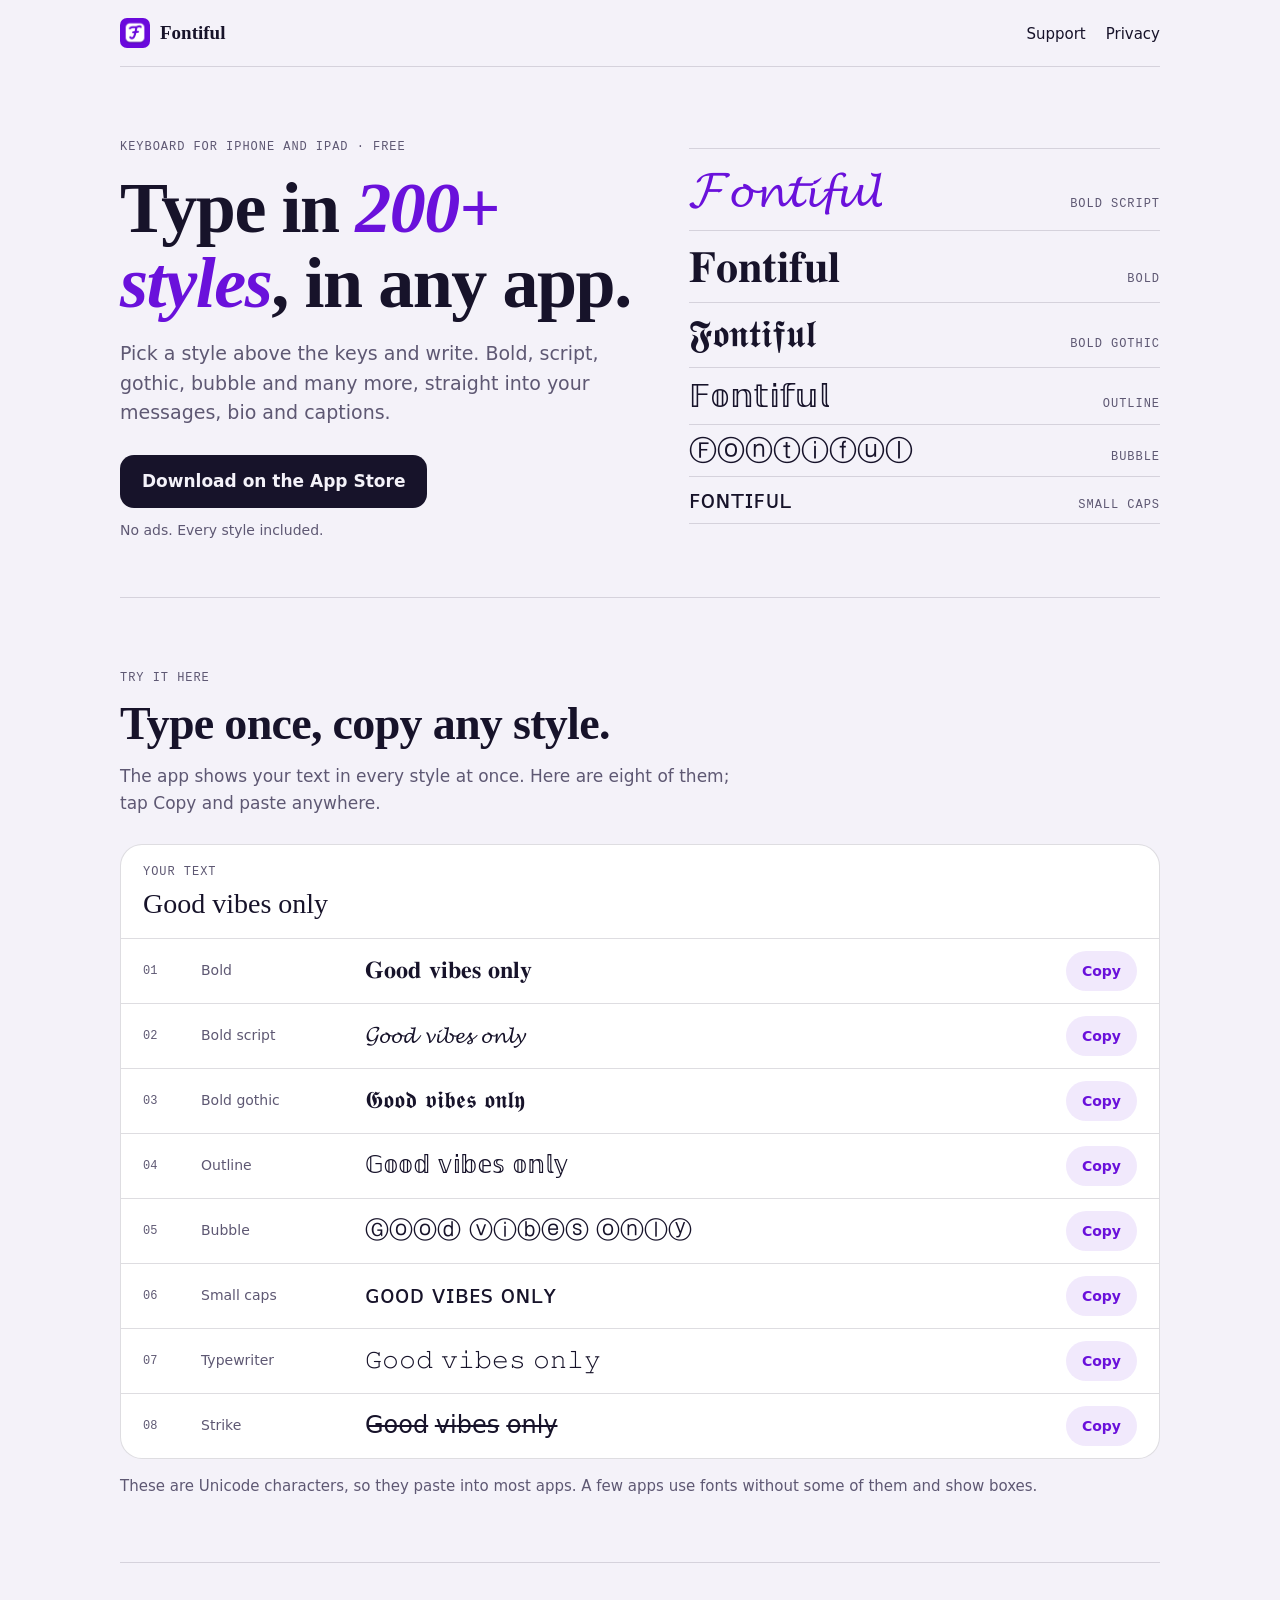
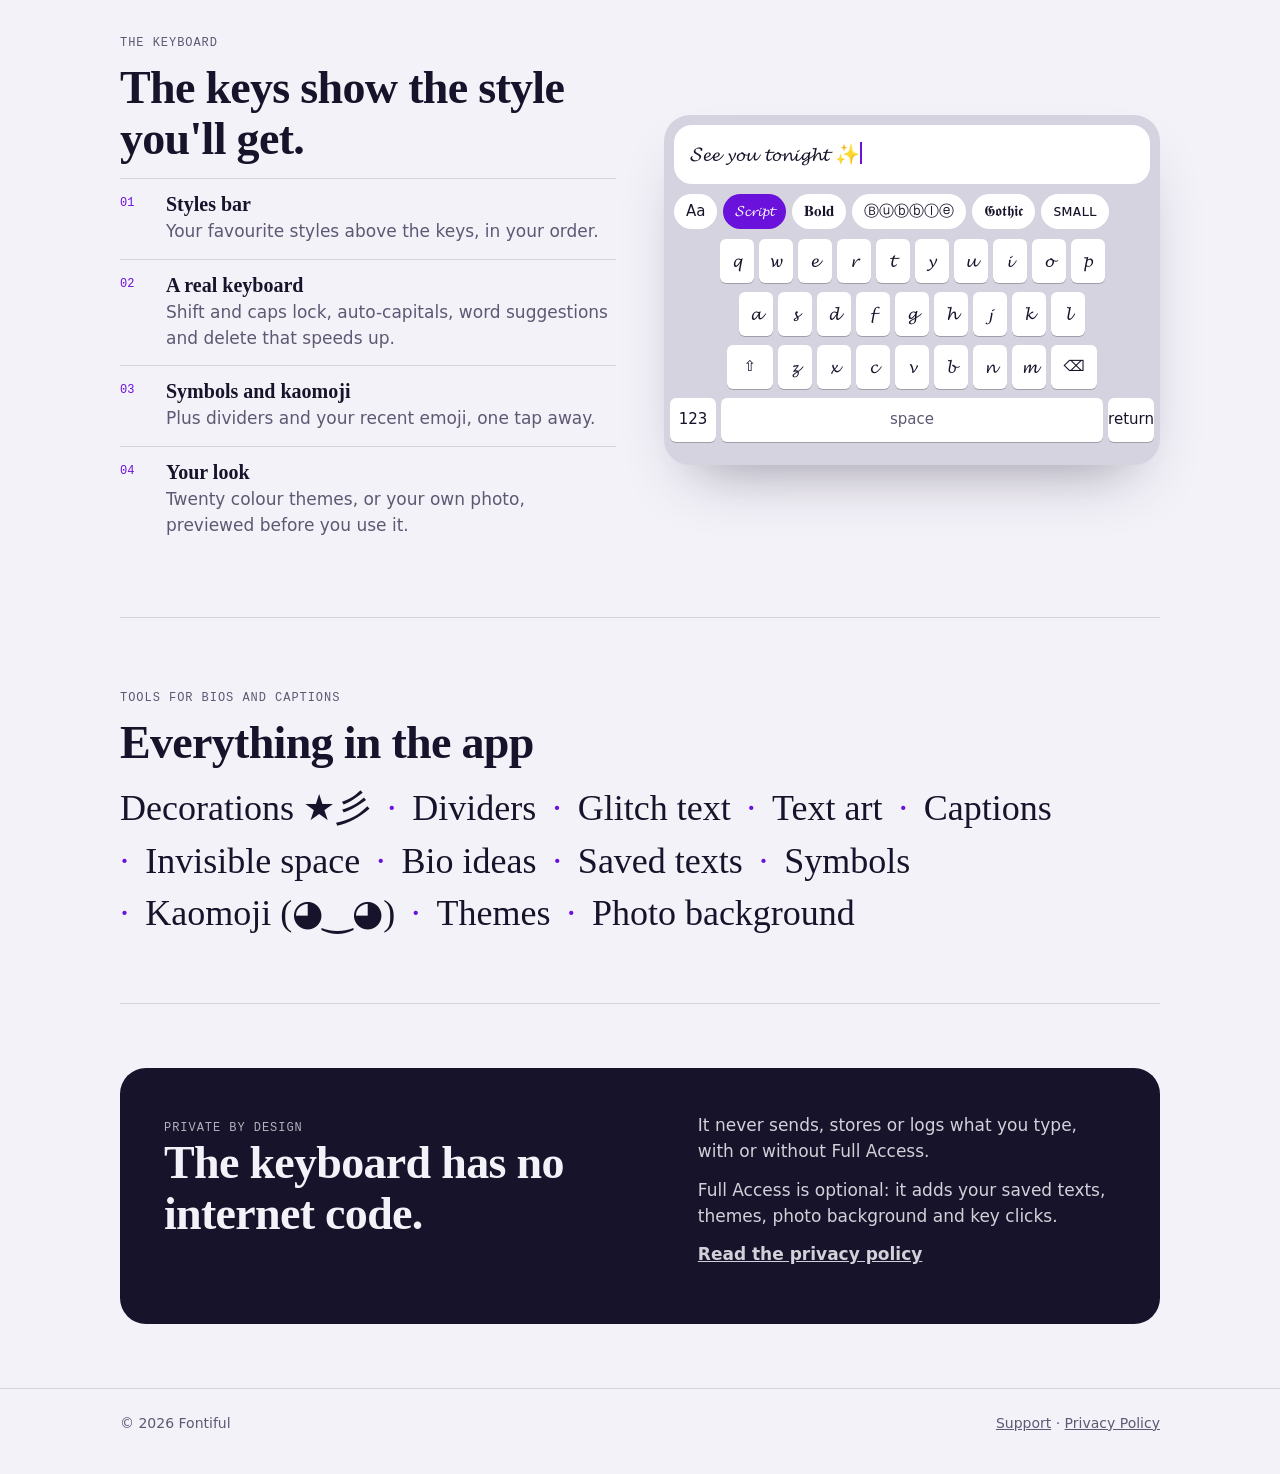
<file: index.html>
<!doctype html>
<html lang="en">
<head>
  <meta charset="utf-8">
  <meta name="viewport" content="width=device-width, initial-scale=1">
  <title>Fontiful: Cool Fonts Keyboard for iPhone and iPad</title>
  <meta name="description" content="Fontiful is a keyboard that types in 200+ text styles in any app, plus symbols, kaomoji and tools for bios and captions. Free, no ads, and the keyboard never sends what you type.">
  <link rel="canonical" href="https://iamrkasula.github.io/fontiful-app/">
  <meta property="og:type" content="website">
  <meta property="og:site_name" content="Fontiful">
  <meta property="og:title" content="Fontiful: Cool Fonts Keyboard">
  <meta property="og:description" content="Type in 200+ text styles in any app. Symbols, kaomoji and tools for bios and captions.">
  <meta property="og:url" content="https://iamrkasula.github.io/fontiful-app/">
  <meta property="og:image" content="https://iamrkasula.github.io/fontiful-app/assets/og.png">
  <meta property="og:image:width" content="1200">
  <meta property="og:image:height" content="630">
  <meta name="twitter:card" content="summary_large_image">
  <meta name="theme-color" content="#6a11db">
  <meta name="apple-itunes-app" content="app-id=6743305531">
  <link rel="icon" href="assets/favicon.png">
  <link rel="apple-touch-icon" href="assets/icon.png">
  <link rel="stylesheet" href="styles.css">
  <script type="application/ld+json">
  {"@context":"https://schema.org","@type":"MobileApplication","name":"Fontiful: Cool Fonts Keyboard",
   "operatingSystem":"iOS 18.0 or later","applicationCategory":"UtilitiesApplication",
   "description":"A keyboard that types in 200+ text styles in any app, plus symbols, kaomoji and tools for bios and captions.",
   "url":"https://iamrkasula.github.io/fontiful-app/","installUrl":"https://apps.apple.com/app/id6743305531",
   "image":"https://iamrkasula.github.io/fontiful-app/assets/icon.png",
   "offers":{"@type":"Offer","price":"0","priceCurrency":"USD"}}
  </script>
</head>
<body>
  <div class="wrap">
    <header class="top">
      <a class="brand" href="./"><img src="assets/icon.png" alt="">Fontiful</a>
      <nav><a href="support/">Support</a><a href="privacy/">Privacy</a></nav>
    </header>

    <main>
      <section class="hero">
        <div>
          <span class="mono">Keyboard for iPhone and iPad · Free</span>
          <h1>Type in <em>200+ styles</em>, in any app.</h1>
          <p class="lead">Pick a style above the keys and write. Bold, script, gothic, bubble and many more, straight into your messages, bio and captions.</p>
          <a class="store" href="https://apps.apple.com/app/id6743305531">Download on the App Store</a>
          <span class="store-note">No ads. Every style included.</span>
        </div>
        <ul class="wall" aria-label="The word Fontiful in six styles">
          <li><span class="w">𝓕𝓸𝓷𝓽𝓲𝓯𝓾𝓵</span><span class="mono">Bold script</span></li>
          <li><span class="w">𝐅𝐨𝐧𝐭𝐢𝐟𝐮𝐥</span><span class="mono">Bold</span></li>
          <li><span class="w">𝕱𝖔𝖓𝖙𝖎𝖋𝖚𝖑</span><span class="mono">Bold gothic</span></li>
          <li><span class="w">𝔽𝕠𝕟𝕥𝕚𝕗𝕦𝕝</span><span class="mono">Outline</span></li>
          <li><span class="w">Ⓕⓞⓝⓣⓘⓕⓤⓛ</span><span class="mono">Bubble</span></li>
          <li><span class="w">ꜰᴏɴᴛɪꜰᴜʟ</span><span class="mono">Small caps</span></li>
        </ul>
      </section>

      <section class="band" id="try">
        <span class="mono">Try it here</span>
        <h2>Type once, copy any style.</h2>
        <p class="sub">The app shows your text in every style at once. Here are eight of them; tap Copy and paste anywhere.</p>
        <div class="try">
          <label class="mono" for="t">Your text</label>
          <input id="t" value="Good vibes only" maxlength="60" autocomplete="off" spellcheck="false">
          <ul class="sheet" id="sheet"></ul>
        </div>
        <p class="more">These are Unicode characters, so they paste into most apps. A few apps use fonts without some of them and show boxes.</p>
      </section>

      <section class="band">
        <div class="split">
          <div>
            <span class="mono">The keyboard</span>
            <h2>The keys show the style you'll get.</h2>
            <ol class="points">
              <li><b>Styles bar</b><span>Your favourite styles above the keys, in your order.</span></li>
              <li><b>A real keyboard</b><span>Shift and caps lock, auto-capitals, word suggestions and delete that speeds up.</span></li>
              <li><b>Symbols and kaomoji</b><span>Plus dividers and your recent emoji, one tap away.</span></li>
              <li><b>Your look</b><span>Twenty colour themes, or your own photo, previewed before you use it.</span></li>
            </ol>
          </div>
          <div class="kb" aria-hidden="true">
            <div class="typed">𝓢𝓮𝓮 𝔂𝓸𝓾 𝓽𝓸𝓷𝓲𝓰𝓱𝓽 ✨<i></i></div>
            <div class="bar"><span>Aa</span><span class="on">𝓢𝓬𝓻𝓲𝓹𝓽</span><span>𝐁𝐨𝐥𝐝</span><span>Ⓑⓤⓑⓑⓛⓔ</span><span>𝕲𝖔𝖙𝖍𝖎𝖈</span><span>ꜱᴍᴀʟʟ</span></div>
            <div class="row"><span>𝓺</span><span>𝔀</span><span>𝓮</span><span>𝓻</span><span>𝓽</span><span>𝔂</span><span>𝓾</span><span>𝓲</span><span>𝓸</span><span>𝓹</span></div>
            <div class="row"><span>𝓪</span><span>𝓼</span><span>𝓭</span><span>𝓯</span><span>𝓰</span><span>𝓱</span><span>𝓳</span><span>𝓴</span><span>𝓵</span></div>
            <div class="row"><span class="wide">⇧</span><span>𝔃</span><span>𝔁</span><span>𝓬</span><span>𝓿</span><span>𝓫</span><span>𝓷</span><span>𝓶</span><span class="wide">⌫</span></div>
            <div class="row"><span class="wide">123</span><span class="space">space</span><span class="wide">return</span></div>
          </div>
        </div>
      </section>

      <section class="band">
        <span class="mono">Tools for bios and captions</span>
        <h2>Everything in the app</h2>
        <p class="index"><span>Decorations ★彡</span><span>Dividers</span><span>Glitch text</span><span>Text art</span><span>Captions</span><span>Invisible space</span><span>Bio ideas</span><span>Saved texts</span><span>Symbols</span><span>Kaomoji (◕‿◕)</span><span>Themes</span><span>Photo background</span></p>
      </section>

      <section class="band">
        <div class="privacy">
          <div>
            <span class="mono">Private by design</span>
            <h2>The keyboard has no internet code.</h2>
          </div>
          <div>
            <p>It never sends, stores or logs what you type, with or without Full Access.</p>
            <p>Full Access is optional: it adds your saved texts, themes, photo background and key clicks.</p>
            <p><a href="privacy/">Read the privacy policy</a></p>
          </div>
        </div>
      </section>
    </main>
  </div>
  <footer>
    <div class="wrap">
      <span>© 2026 Fontiful</span>
      <span><a href="support/">Support</a> · <a href="privacy/">Privacy Policy</a></span>
    </div>
  </footer>
  <div class="toast" id="toast" role="status" aria-live="polite"></div>
  <script>
  (() => {
    const map = (u, l, d, holes = {}) => s => [...s].map(c => holes[c] ?? (c >= "A" && c <= "Z" ? String.fromCodePoint(u + c.charCodeAt(0) - 65)
      : c >= "a" && c <= "z" ? String.fromCodePoint(l + c.charCodeAt(0) - 97)
      : d && c >= "0" && c <= "9" ? String.fromCodePoint(d + c.charCodeAt(0) - 48) : c)).join("");
    const sc = [..."ᴀʙᴄᴅᴇꜰɢʜɪᴊᴋʟᴍɴᴏᴘǫʀꜱᴛᴜᴠᴡxʏᴢ"];
    const styles = [
      ["Bold", map(0x1D400, 0x1D41A, 0x1D7CE)],
      ["Bold script", map(0x1D4D0, 0x1D4EA)],
      ["Bold gothic", map(0x1D56C, 0x1D586)],
      ["Outline", map(0x1D538, 0x1D552, 0x1D7D8, { C: "ℂ", H: "ℍ", N: "ℕ", P: "ℙ", Q: "ℚ", R: "ℝ", Z: "ℤ" })],
      ["Bubble", map(0x24B6, 0x24D0)],
      ["Small caps", s => [...s].map(c => /[a-z]/i.test(c) ? sc[c.toLowerCase().charCodeAt(0) - 97] : c).join("")],
      ["Typewriter", map(0x1D670, 0x1D68A, 0x1D7F6)],
      ["Strike", s => [...s].map(c => c === " " ? c : c + "̶").join("")],
    ];
    const input = document.getElementById("t"), sheet = document.getElementById("sheet"), toast = document.getElementById("toast");
    sheet.innerHTML = styles.map(([name], i) => `<li><span class="n">${String(i + 1).padStart(2, "0")}</span><span class="name">${name}</span>` +
      `<span class="out"></span><button type="button" aria-label="Copy in ${name}">Copy</button></li>`).join("");
    const rows = [...sheet.children];
    const render = () => { const v = input.value || "Good vibes only"; rows.forEach((r, i) => r.querySelector(".out").textContent = styles[i][1](v.normalize("NFC"))); };
    let timer;
    const show = text => { toast.textContent = text; toast.classList.add("show"); clearTimeout(timer); timer = setTimeout(() => toast.classList.remove("show"), 1600); };
    rows.forEach((r, i) => r.querySelector("button").addEventListener("click", async () => {
      try { await navigator.clipboard.writeText(r.querySelector(".out").textContent); show(`Copied in ${styles[i][0]}`); }
      catch { show("Couldn't copy. Select the text instead."); }
    }));
    input.addEventListener("input", render);
    render();
  })();
  </script>
</body>
</html>
</file>
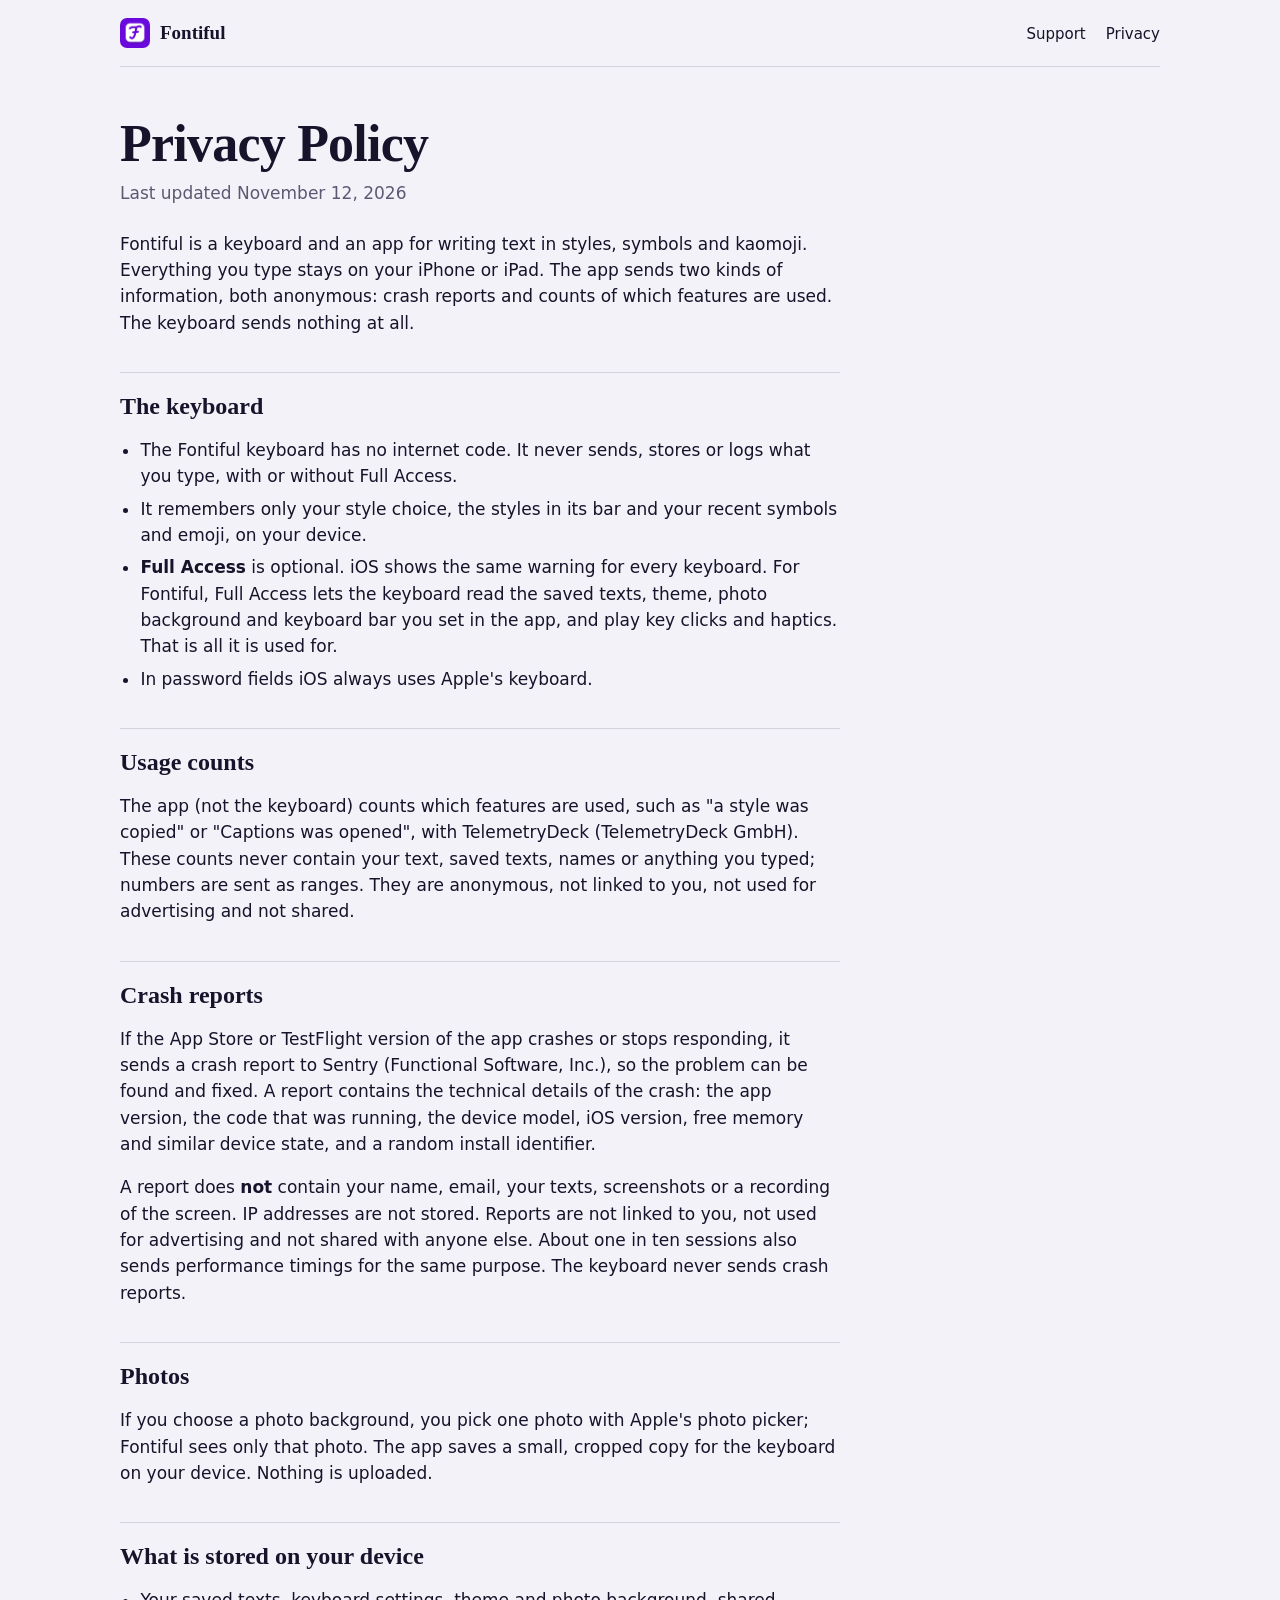
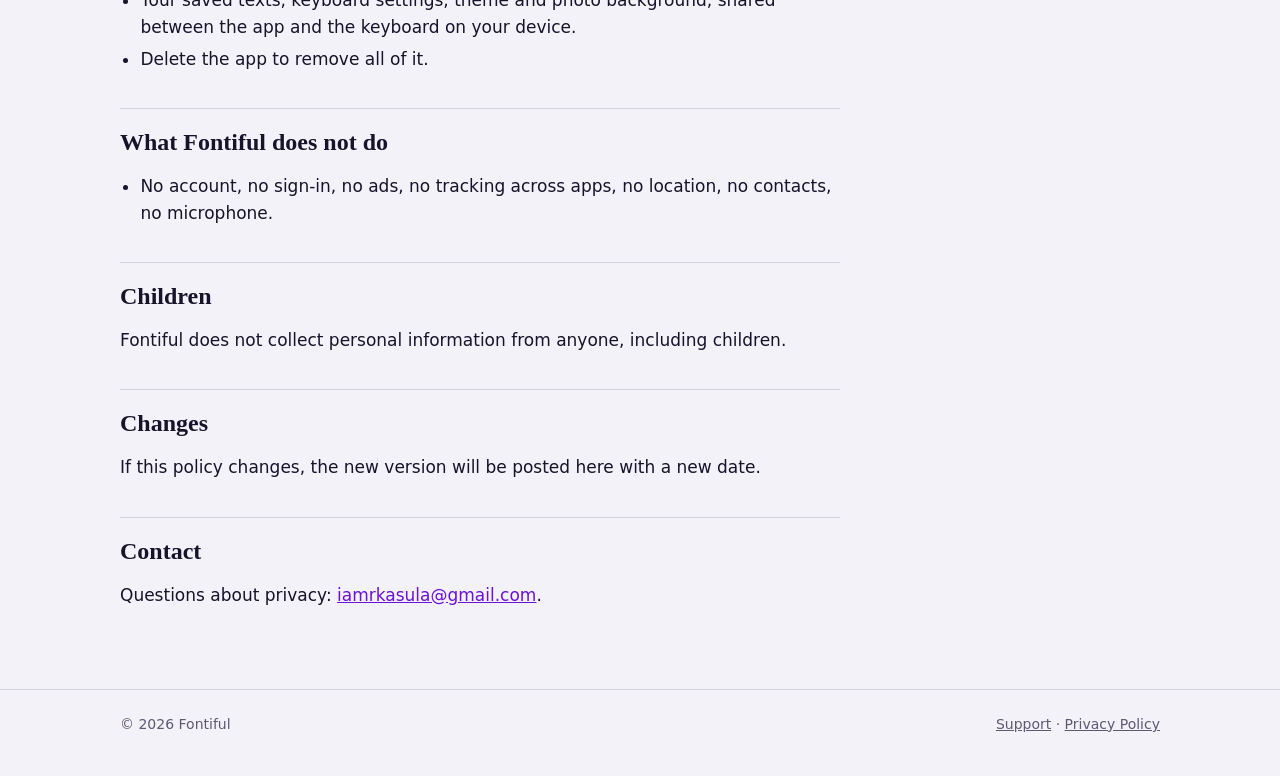
<file: privacy/index.html>
<!doctype html>
<html lang="en">
<head>
  <meta charset="utf-8">
  <meta name="viewport" content="width=device-width, initial-scale=1">
  <title>Privacy Policy · Fontiful</title>
  <meta name="description" content="Fontiful's privacy policy: the keyboard never sends or keeps what you type; the app counts feature use anonymously and sends crash reports.">
  <link rel="canonical" href="https://iamrkasula.github.io/fontiful-app/privacy/">
  <meta property="og:type" content="website">
  <meta property="og:site_name" content="Fontiful">
  <meta property="og:title" content="Privacy Policy · Fontiful">
  <meta property="og:description" content="Fontiful's privacy policy: the keyboard never sends or keeps what you type; the app counts feature use anonymously and sends crash reports.">
  <meta property="og:url" content="https://iamrkasula.github.io/fontiful-app/privacy/">
  <meta property="og:image" content="https://iamrkasula.github.io/fontiful-app/assets/og.png">
  <meta name="twitter:card" content="summary_large_image">
  <meta name="theme-color" content="#6a11db">
  <link rel="icon" href="../assets/favicon.png">
  <link rel="stylesheet" href="../styles.css">
</head>
<body>
  <div class="wrap">
    <header class="top">
      <a class="brand" href="../"><img src="../assets/icon.png" alt="">Fontiful</a>
      <nav><a href="../support/">Support</a><a href="../privacy/">Privacy</a></nav>
    </header>
    <main class="doc">
      <h1>Privacy Policy</h1>
      <p class="updated">Last updated November 12, 2026</p>
      <p>Fontiful is a keyboard and an app for writing text in styles, symbols and kaomoji. Everything you type stays on your iPhone or iPad. The app sends two kinds of information, both anonymous: crash reports and counts of which features are used. The keyboard sends nothing at all.</p>
      <h2>The keyboard</h2>
      <ul>
        <li>The Fontiful keyboard has no internet code. It never sends, stores or logs what you type, with or without Full Access.</li>
        <li>It remembers only your style choice, the styles in its bar and your recent symbols and emoji, on your device.</li>
        <li><strong>Full Access</strong> is optional. iOS shows the same warning for every keyboard. For Fontiful, Full Access lets the keyboard read the saved texts, theme, photo background and keyboard bar you set in the app, and play key clicks and haptics. That is all it is used for.</li>
        <li>In password fields iOS always uses Apple's keyboard.</li>
      </ul>
      <h2>Usage counts</h2>
      <p>The app (not the keyboard) counts which features are used, such as "a style was copied" or "Captions was opened", with TelemetryDeck (TelemetryDeck GmbH). These counts never contain your text, saved texts, names or anything you typed; numbers are sent as ranges. They are anonymous, not linked to you, not used for advertising and not shared.</p>
      <h2>Crash reports</h2>
      <p>If the App Store or TestFlight version of the app crashes or stops responding, it sends a crash report to Sentry (Functional Software, Inc.), so the problem can be found and fixed. A report contains the technical details of the crash: the app version, the code that was running, the device model, iOS version, free memory and similar device state, and a random install identifier.</p>
      <p>A report does <strong>not</strong> contain your name, email, your texts, screenshots or a recording of the screen. IP addresses are not stored. Reports are not linked to you, not used for advertising and not shared with anyone else. About one in ten sessions also sends performance timings for the same purpose. The keyboard never sends crash reports.</p>
      <h2>Photos</h2>
      <p>If you choose a photo background, you pick one photo with Apple's photo picker; Fontiful sees only that photo. The app saves a small, cropped copy for the keyboard on your device. Nothing is uploaded.</p>
      <h2>What is stored on your device</h2>
      <ul>
        <li>Your saved texts, keyboard settings, theme and photo background, shared between the app and the keyboard on your device.</li>
        <li>Delete the app to remove all of it.</li>
      </ul>
      <h2>What Fontiful does not do</h2>
      <ul><li>No account, no sign-in, no ads, no tracking across apps, no location, no contacts, no microphone.</li></ul>
      <h2>Children</h2>
      <p>Fontiful does not collect personal information from anyone, including children.</p>
      <h2>Changes</h2>
      <p>If this policy changes, the new version will be posted here with a new date.</p>
      <h2>Contact</h2>
      <p>Questions about privacy: <a href="mailto:iamrkasula@gmail.com?subject=Fontiful%20privacy">iamrkasula@gmail.com</a>.</p>
    </main>
  </div>
  <footer>
    <div class="wrap">
      <span>© 2026 Fontiful</span>
      <span><a href="../support/">Support</a> · <a href="../privacy/">Privacy Policy</a></span>
    </div>
  </footer>
</body>
</html>
</file>
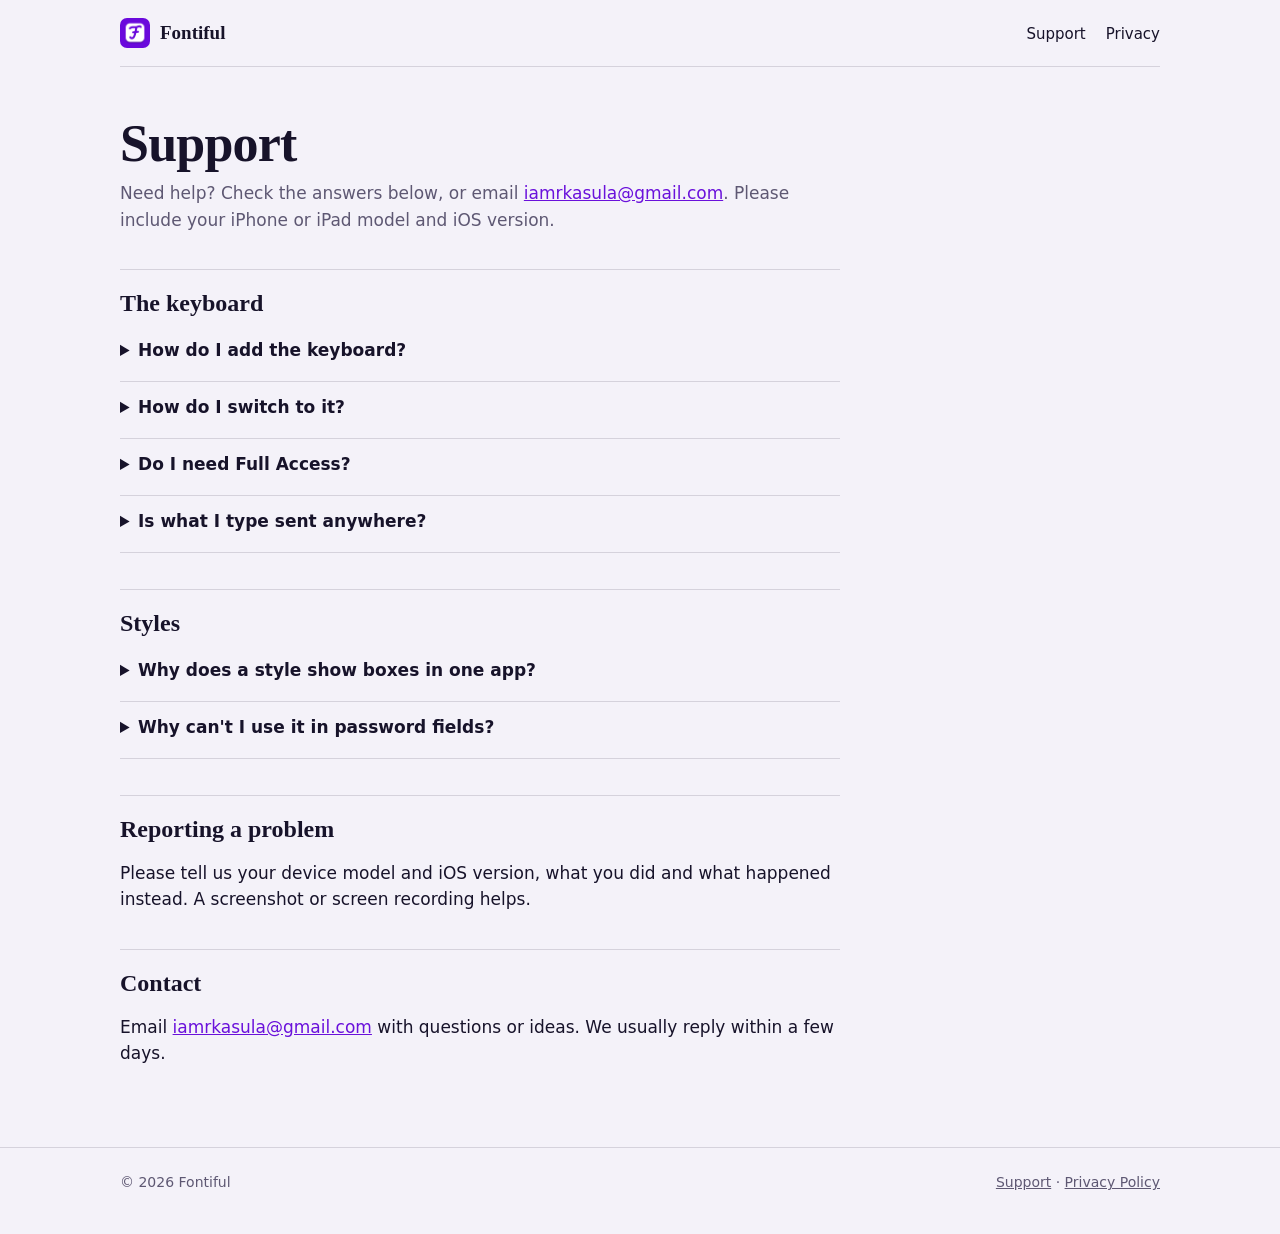
<file: support/index.html>
<!doctype html>
<html lang="en">
<head>
  <meta charset="utf-8">
  <meta name="viewport" content="width=device-width, initial-scale=1">
  <title>Support · Fontiful</title>
  <meta name="description" content="Help with Fontiful: adding the keyboard, Full Access, styles that show boxes, and contact.">
  <link rel="canonical" href="https://iamrkasula.github.io/fontiful-app/support/">
  <meta property="og:type" content="website">
  <meta property="og:site_name" content="Fontiful">
  <meta property="og:title" content="Support · Fontiful">
  <meta property="og:description" content="Help with Fontiful: adding the keyboard, Full Access, styles that show boxes, and contact.">
  <meta property="og:url" content="https://iamrkasula.github.io/fontiful-app/support/">
  <meta property="og:image" content="https://iamrkasula.github.io/fontiful-app/assets/og.png">
  <meta name="twitter:card" content="summary_large_image">
  <meta name="theme-color" content="#6a11db">
  <link rel="icon" href="../assets/favicon.png">
  <link rel="stylesheet" href="../styles.css">
</head>
<body>
  <div class="wrap">
    <header class="top">
      <a class="brand" href="../"><img src="../assets/icon.png" alt="">Fontiful</a>
      <nav><a href="../support/">Support</a><a href="../privacy/">Privacy</a></nav>
    </header>
    <main class="doc">
      <h1>Support</h1>
      <p class="updated">Need help? Check the answers below, or email <a href="mailto:iamrkasula@gmail.com?subject=Fontiful%20support">iamrkasula@gmail.com</a>. Please include your iPhone or iPad model and iOS version.</p>
      <h2>The keyboard</h2>
      <details><summary>How do I add the keyboard?</summary>
        <p>Settings › General › Keyboard › Keyboards › Add New Keyboard… › Fontiful. In the app, Settings › Set up the keyboard again walks you through it.</p></details>
      <details><summary>How do I switch to it?</summary>
        <p>In any app, touch and hold the globe key under the keyboard and pick Fontiful.</p></details>
      <details><summary>Do I need Full Access?</summary>
        <p>No. Typing in every style, symbols and kaomoji work without it. Full Access adds your saved texts, themes, photo background and key clicks.</p></details>
      <details><summary>Is what I type sent anywhere?</summary>
        <p>No. The keyboard has no internet code and keeps nothing you type.</p></details>
      <h2>Styles</h2>
      <details><summary>Why does a style show boxes in one app?</summary>
        <p>That app uses a font without those characters. Every style in Fontiful works in Apple's apps; try another style in that app.</p></details>
      <details><summary>Why can't I use it in password fields?</summary>
        <p>iOS always uses Apple's keyboard for passwords.</p></details>
      <h2>Reporting a problem</h2>
      <p>Please tell us your device model and iOS version, what you did and what happened instead. A screenshot or screen recording helps.</p>
      <h2>Contact</h2>
      <p>Email <a href="mailto:iamrkasula@gmail.com?subject=Fontiful%20support">iamrkasula@gmail.com</a> with questions or ideas. We usually reply within a few days.</p>
    </main>
  </div>
  <footer>
    <div class="wrap">
      <span>© 2026 Fontiful</span>
      <span><a href="../support/">Support</a> · <a href="../privacy/">Privacy Policy</a></span>
    </div>
  </footer>
</body>
</html>
</file>
<file: styles.css>
/* Fontiful site: a type specimen. Lilac paper + violet ink, serif display (New York / system serif), mono labels. */
:root {
  --paper: #F4F2F9; --sheet: #FFFFFF; --ink: #17132A; --soft: #5E5873; --line: rgba(23,19,42,.14);
  --accent: #6A11DB; --on-accent: #FFFFFF; --key: #FFFFFF; --kb: #D6D3E0; --tint: rgba(106,17,219,.09);
  --serif: ui-serif, "New York", "Iowan Old Style", Georgia, serif;
  --sans: -apple-system, BlinkMacSystemFont, "Segoe UI", system-ui, sans-serif;
  --mono: ui-monospace, "SF Mono", Menlo, Consolas, monospace;
  color-scheme: light dark;
}
@media (prefers-color-scheme: dark) {
  :root { --paper: #0E0B1A; --sheet: #17132A; --ink: #F3F1FA; --soft: #AFAAC2; --line: rgba(255,255,255,.14);
    --accent: #B794FF; --on-accent: #1A0840; --key: #4A4658; --kb: #2B2838; --tint: rgba(183,148,255,.16); }
}
* { box-sizing: border-box; }
html { -webkit-text-size-adjust: 100%; }
body { margin: 0; background: var(--paper); color: var(--ink); font: 17px/1.55 var(--sans); }
a { color: var(--accent); }
.wrap { max-width: 1080px; margin: 0 auto; padding: 0 20px; }
.mono { font-family: var(--mono); font-size: 12px; letter-spacing: .08em; text-transform: uppercase; color: var(--soft); }

/* Top bar */
.top { display: flex; align-items: center; justify-content: space-between; padding: 18px 0; border-bottom: 1px solid var(--line); }
.brand { display: flex; align-items: center; gap: 10px; color: var(--ink); text-decoration: none; font: 600 19px var(--serif); }
.brand img { width: 30px; height: 30px; border-radius: 7px; }
.top nav a { margin-left: 20px; color: var(--ink); text-decoration: none; font-size: 15px; }
.top nav a:hover { color: var(--accent); }

/* Hero: specimen wall */
.hero { display: grid; grid-template-columns: 1.05fr .95fr; gap: 48px; align-items: center; padding: 64px 0 56px; }
.hero h1 { font: 600 clamp(40px, 6.4vw, 72px)/1.04 var(--serif); letter-spacing: -.02em; margin: 14px 0 18px; }
.hero h1 em { color: var(--accent); }
.hero p.lead { font-size: 19px; color: var(--soft); max-width: 30em; margin: 0 0 28px; }
.store { display: inline-flex; align-items: center; gap: 10px; background: var(--ink); color: var(--paper); text-decoration: none;
  padding: 13px 22px; border-radius: 14px; font-weight: 600; }
.store svg { width: 20px; height: 20px; fill: currentColor; }
.store-note { display: block; margin-top: 12px; font-size: 14px; color: var(--soft); }
.wall { list-style: none; margin: 0; padding: 0; border-top: 1px solid var(--line); }
.wall li { display: flex; align-items: baseline; justify-content: space-between; gap: 16px; padding: 8px 0; border-bottom: 1px solid var(--line); overflow: hidden; }
.wall .w { white-space: nowrap; line-height: 1.25; }
.wall li:nth-child(1) .w { font-size: 52px; color: var(--accent); }
.wall li:nth-child(2) .w { font-size: 44px; }
.wall li:nth-child(3) .w { font-size: 38px; }
.wall li:nth-child(4) .w { font-size: 32px; }
.wall li:nth-child(5) .w { font-size: 28px; }
.wall li:nth-child(6) .w { font-size: 24px; }

.hero > *, .split > *, .privacy > * { min-width: 0; }
.wall .w { overflow: hidden; text-overflow: clip; }

/* Sections */
section.band { padding: 64px 0; border-top: 1px solid var(--line); }
section.band h2 { font: 600 clamp(30px, 4.4vw, 46px)/1.1 var(--serif); letter-spacing: -.015em; margin: 10px 0 14px; }
section.band p.sub { color: var(--soft); max-width: 36em; margin: 0 0 28px; }

/* Try it: specimen sheet */
.try { background: var(--sheet); border-radius: 22px; border: 1px solid var(--line); overflow: hidden; }
.try label { display: block; padding: 18px 22px 0; }
.try input { width: 100%; border: 0; outline: 0; background: transparent; color: var(--ink); font: 500 28px var(--serif);
  padding: 6px 22px 18px; border-bottom: 1px solid var(--line); }
.try input:focus-visible { box-shadow: inset 0 -3px 0 var(--accent); }
.sheet { list-style: none; margin: 0; padding: 0; }
.sheet li { display: grid; grid-template-columns: 44px 150px 1fr auto; gap: 14px; align-items: center; padding: 12px 22px; border-bottom: 1px solid var(--line); }
.sheet li:last-child { border-bottom: 0; }
.sheet .n { font: 12px var(--mono); color: var(--soft); }
.sheet .name { font-size: 14px; color: var(--soft); }
.sheet .out { font-size: 24px; white-space: nowrap; overflow: hidden; text-overflow: ellipsis; min-width: 0; }
.sheet button { font: 600 14px var(--sans); color: var(--accent); background: var(--tint); border: 0; border-radius: 999px; padding: 9px 16px; min-height: 40px; cursor: pointer; }
.sheet button:focus-visible { outline: 2px solid var(--accent); outline-offset: 2px; }
.more { margin: 16px 0 0; font-size: 15px; color: var(--soft); }

/* Keyboard drawn in HTML */
.split { display: grid; grid-template-columns: 1fr 1fr; gap: 48px; align-items: center; }
.points { list-style: none; margin: 0; padding: 0; counter-reset: p; }
.points li { counter-increment: p; padding: 14px 0 14px 46px; border-top: 1px solid var(--line); position: relative; }
.points li::before { content: counter(p, decimal-leading-zero); position: absolute; left: 0; top: 17px; font: 12px var(--mono); color: var(--accent); }
.points b { display: block; font: 600 20px var(--serif); margin-bottom: 2px; }
.points span { color: var(--soft); }
.kb { background: var(--kb); border-radius: 26px; padding: 10px 6px 14px; box-shadow: 0 30px 60px -30px rgba(23,19,42,.45); }
.kb .typed { background: var(--sheet); border-radius: 18px; margin: 0 4px 10px; padding: 14px 16px; font-size: 20px; }
.kb .typed i { display: inline-block; width: 2px; height: 1.1em; background: var(--accent); vertical-align: -3px; animation: blink 1s steps(1) infinite; }
@keyframes blink { 50% { opacity: 0; } }
@media (prefers-reduced-motion: reduce) { .kb .typed i { animation: none; } }
.kb .bar { display: flex; gap: 6px; padding: 0 4px 10px; overflow: hidden; }
.kb .bar span { flex: none; padding: 6px 12px; border-radius: 999px; background: var(--key); font-size: 15px; }
.kb .bar span.on { background: var(--accent); color: var(--on-accent); }
.kb .row { display: flex; justify-content: center; gap: 5px; margin-bottom: 9px; }
.kb .row span { flex: 1; max-width: 34px; height: 44px; border-radius: 6px; background: var(--key); display: grid; place-items: center; font-size: 20px;
  box-shadow: 0 1px 0 rgba(0,0,0,.25); }
.kb .row span.wide { max-width: 46px; flex: 1.35; font-size: 15px; }
.kb .row span.space { max-width: none; flex: 5; font-size: 15px; color: var(--soft); }

/* Tools index */
.index { font: 500 clamp(24px, 3.4vw, 36px)/1.45 var(--serif); margin: 0; display: flex; flex-wrap: wrap; column-gap: .45em; }
.index span { white-space: nowrap; }
.index span + span::before { content: "·"; color: var(--accent); margin-right: .45em; }

/* Privacy band */
.privacy { background: var(--ink); color: var(--paper); border-radius: 26px; padding: 44px; display: grid; grid-template-columns: 1.2fr 1fr; gap: 32px; }
.privacy h2 { color: var(--paper); margin-top: 0 !important; }
.privacy p { margin: 0 0 12px; opacity: .85; }
.privacy a { color: var(--paper); font-weight: 600; }
.privacy .mono { color: inherit; opacity: .7; }

/* Documents (privacy, support) */
.doc { max-width: 720px; padding: 48px 0 64px; }
.doc h1 { font: 600 clamp(36px, 5vw, 52px)/1.1 var(--serif); letter-spacing: -.015em; margin: 0 0 8px; }
.doc h2 { font: 600 24px var(--serif); margin: 36px 0 8px; padding-top: 20px; border-top: 1px solid var(--line); }
.doc .updated { color: var(--soft); margin: 0 0 24px; }
.doc ul { padding-left: 1.2em; }
.doc li { margin: 6px 0; }
.doc details { border-bottom: 1px solid var(--line); padding: 12px 0; }
.doc summary { cursor: pointer; font-weight: 600; min-height: 32px; }
.doc details p { color: var(--soft); margin: 8px 0 0; }

footer { border-top: 1px solid var(--line); padding: 24px 0 40px; font-size: 14px; color: var(--soft); }
footer .wrap { display: flex; justify-content: space-between; gap: 12px; flex-wrap: wrap; }
footer a { color: var(--soft); }

.toast { position: fixed; left: 50%; bottom: 24px; transform: translate(-50%, 20px); opacity: 0; background: var(--ink); color: var(--paper);
  padding: 10px 18px; border-radius: 999px; font-size: 15px; transition: .2s; pointer-events: none; }
.toast.show { opacity: 1; transform: translate(-50%, 0); }

@media (max-width: 820px) {
  .hero, .split, .privacy { grid-template-columns: 1fr; gap: 32px; }
  .hero { padding-top: 40px; }
  .privacy { padding: 28px 22px; }
  .sheet li { grid-template-columns: 1fr auto; gap: 2px 12px; padding: 12px 16px; }
  .sheet .n { display: none; }
  .sheet .name { grid-column: 1; grid-row: 1; }
  .sheet .out { grid-column: 1; grid-row: 2; }
  .sheet button { grid-column: 2; grid-row: 1 / span 2; }
  .try label, .try input { padding-left: 16px; padding-right: 16px; }
  .wall li:nth-child(1) .w { font-size: 40px; }
  .wall li:nth-child(2) .w { font-size: 36px; }
  .wall li:nth-child(3) .w { font-size: 32px; }
}
</file>
